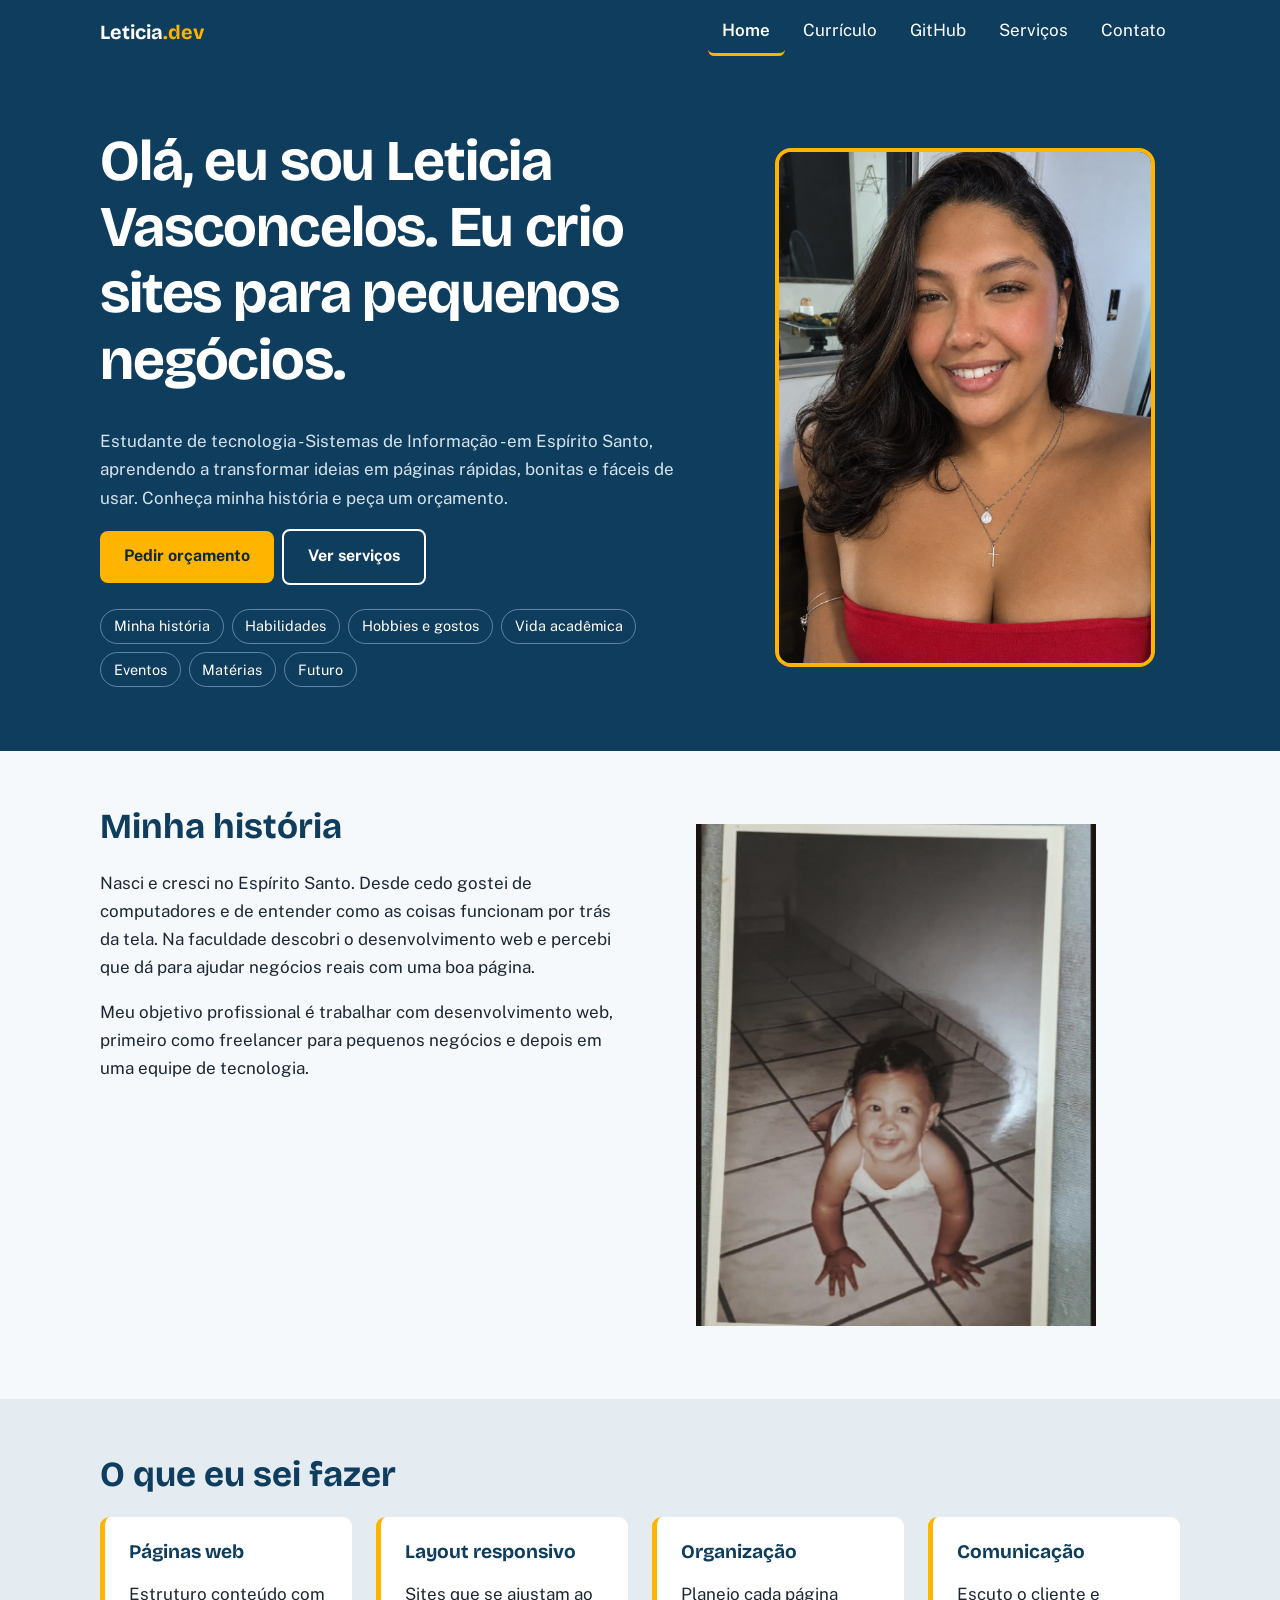
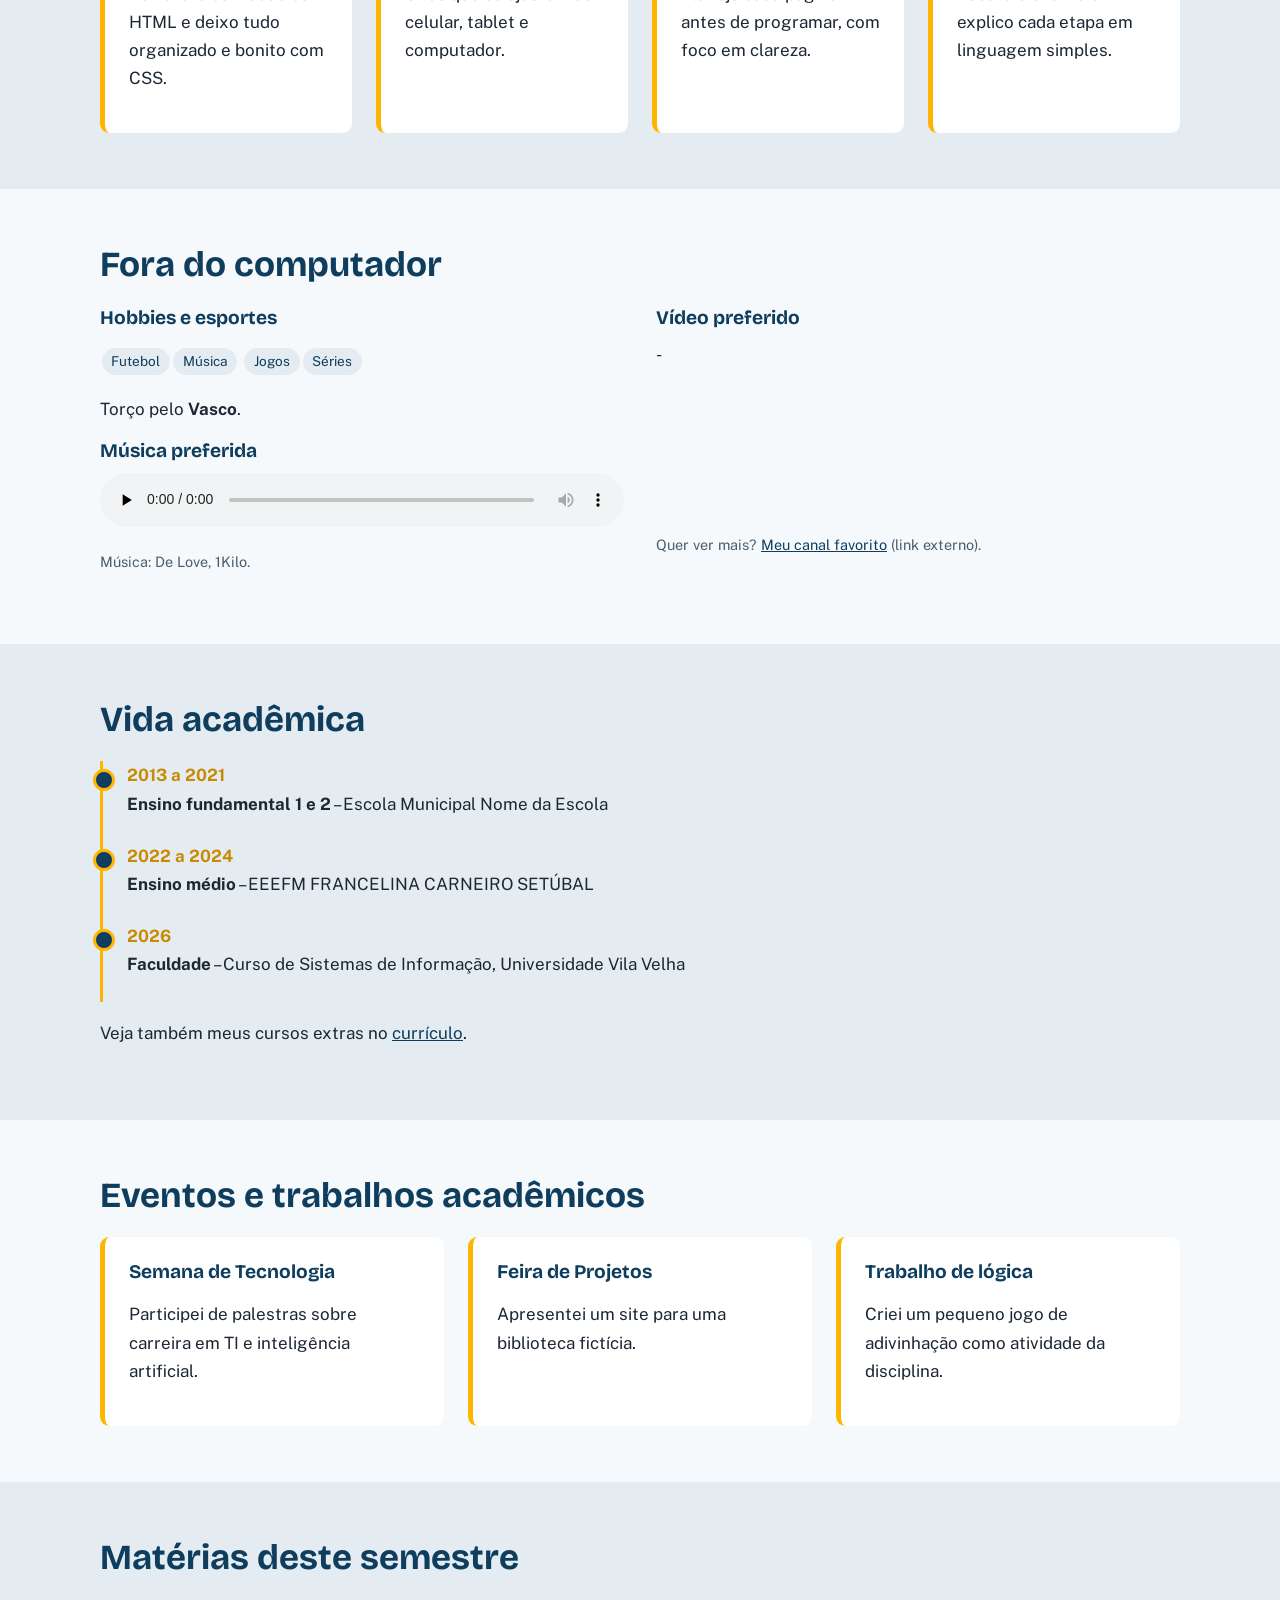
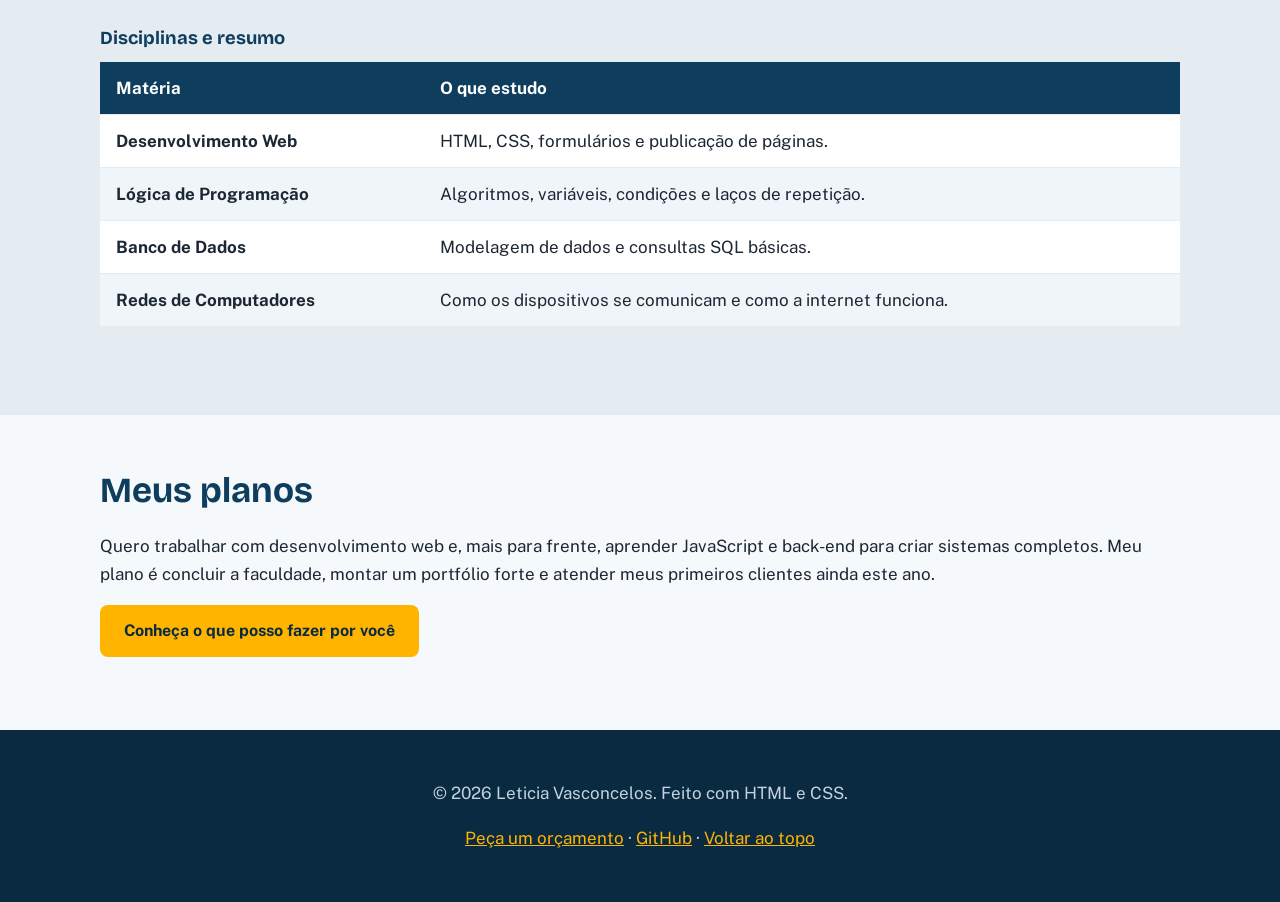
<file: landing-page/site/index.html>
<!DOCTYPE html>
<html lang="pt-BR">
<head>
<meta charset="UTF-8">
<meta name="viewport" content="width=device-width, initial-scale=1">
<meta name="description" content="Portfólio e serviços de criação de sites de Leticia Vasconcelos.">
<title>Home | Leticia Vasconcelos</title>
<link rel="preconnect" href="https://fonts.googleapis.com">
<link rel="preconnect" href="https://fonts.gstatic.com" crossorigin>
<link href="https://fonts.googleapis.com/css2?family=Bricolage+Grotesque:wght@600;700&family=Public+Sans:wght@400;600;700&display=swap" rel="stylesheet">
<link rel="stylesheet" href="css/style.css">
</head>
<body>
<header class="topo">
  <nav class="container" aria-label="Menu principal">
    <a class="marca" href="index.html">Leticia<span>.dev</span></a>
    <input type="checkbox" id="abrir-menu" aria-label="Abrir menu">
    <label for="abrir-menu" class="botao-menu">Menu</label>
    <ul class="menu"><li><a href="index.html" aria-current="page">Home</a></li><li><a href="curriculo.html">Currículo</a></li><li><a href="github.html">GitHub</a></li><li><a href="servicos.html">Serviços</a></li><li><a href="contato.html">Contato</a></li></ul>
  </nav>
</header>
<main>

<div class="hero" id="topo-pagina">
  <div class="container hero-grid">
    <div>
      <h1>Olá, eu sou Leticia Vasconcelos. Eu crio sites para pequenos negócios.</h1>
      <p>Estudante de tecnologia - Sistemas de Informação -  em Espírito Santo, aprendendo a transformar ideias em páginas rápidas, bonitas e fáceis de usar. Conheça minha história e peça um orçamento.</p>
      <p><a class="btn" href="contato.html">Pedir orçamento</a><a class="btn sec" href="servicos.html">Ver serviços</a></p>
      <ul class="indice" aria-label="Seções desta página">
        <li><a href="#historia">Minha história</a></li>
        <li><a href="#habilidades">Habilidades</a></li>
        <li><a href="#pessoal">Hobbies e gostos</a></li>
        <li><a href="#academica">Vida acadêmica</a></li>
        <li><a href="#eventos">Eventos</a></li>
        <li><a href="#materias">Matérias</a></li>
        <li><a href="#futuro">Futuro</a></li>
      </ul>
    </div>
    <img src="img/WhatsApp Image 2026-10-14 at 09.29.29.jpeg" alt="Foto de Seu Nome" width="380" height="456">
  </div>
</div>
<section id="historia">
  <div class="container duas">
    <div>
      <h2>Minha história</h2>
      <p>Nasci e cresci no Espírito Santo. Desde cedo gostei de computadores e de entender como as coisas funcionam por trás da tela. Na faculdade descobri o desenvolvimento web e percebi que dá para ajudar negócios reais com uma boa página.</p>
      <p>Meu objetivo profissional é trabalhar com desenvolvimento web, primeiro como freelancer para pequenos negócios e depois em uma equipe de tecnologia.</p>
    </div>
    <figure>
      <img src="img/mini eu.jpeg" alt="Segunda foto de Seu Nome" width="400" height="480" loading="lazy">
  </figure>
  </div>
</section>

<section id="habilidades" class="faixa">
  <div class="container">
    <h2>O que eu sei fazer</h2>
    <div class="grade">
      <div class="bloco"><h3>Páginas web</h3><p>Estruturo conteúdo com HTML e deixo tudo organizado e bonito com CSS.</p></div>
      <div class="bloco"><h3>Layout responsivo</h3><p>Sites que se ajustam ao celular, tablet e computador.</p></div>
      <div class="bloco"><h3>Organização</h3><p>Planejo cada página antes de programar, com foco em clareza.</p></div>
      <div class="bloco"><h3>Comunicação</h3><p>Escuto o cliente e explico cada etapa em linguagem simples.</p></div>
    </div>
  </div>
</section>

<section id="pessoal">
  <div class="container">
    <h2>Fora do computador</h2>
    <div class="duas">
      <div>
        <h3>Hobbies e esportes</h3>
        <p>
          <span class="etiqueta">Futebol</span><span class="etiqueta">Música</span>
          <span class="etiqueta">Jogos</span><span class="etiqueta">Séries</span>
        </p>
        <p>Torço pelo <strong>Vasco</strong>.</p>
        <h3>Música preferida</h3>
        <audio controls preload="none">
          <source src="audio/gaaboficial-de-love-feat-pele-milflows-1kilo-4ddf3c25.mp3" type="audio/mpeg">
        </audio>
        <p class="legenda">Música: De Love, 1Kilo.</p>
      </div>
      <div>
        <h3>Vídeo preferido</h3>
-       <iframe width="560" height="315" src="https://www.youtube.com/embed/-oYMo8k22Vw?si=RQRxAR8gnejhFq22" title="YouTube video player" frameborder="0" allow="accelerometer; autoplay; clipboard-write; encrypted-media; gyroscope; picture-in-picture; web-share" referrerpolicy="strict-origin-when-cross-origin" allowfullscreen></iframe>
        <p class="legenda">Quer ver mais? <a href="https://www.youtube.com" target="_blank" rel="noopener">Meu canal favorito</a> (link externo).</p>
      </div>
    </div>
  </div>
</section>

<section id="academica" class="faixa">
  <div class="container">
    <h2>Vida acadêmica</h2>
    <ul class="linha">
      <li><time>2013 a 2021</time><br><strong>Ensino fundamental 1 e 2</strong> – Escola Municipal Nome da Escola</li>
      <li><time>2022 a 2024</time><br><strong>Ensino médio</strong> – EEEFM FRANCELINA CARNEIRO SETÚBAL</li>
      <li><time>2026</time><br><strong>Faculdade</strong> – Curso de Sistemas de Informação, Universidade Vila Velha</li>
    </ul>
    <p>Veja também meus cursos extras no <a href="curriculo.html#cursos">currículo</a>.</p>
  </div>
</section>

<section id="eventos">
  <div class="container">
    <h2>Eventos e trabalhos acadêmicos</h2>
    <div class="grade">
      <div class="bloco"><h3>Semana de Tecnologia</h3><p>Participei de palestras sobre carreira em TI e inteligência artificial.</p></div>
      <div class="bloco"><h3>Feira de Projetos</h3><p>Apresentei um site para uma biblioteca fictícia.</p></div>
      <div class="bloco"><h3>Trabalho de lógica</h3><p>Criei um pequeno jogo de adivinhação como atividade da disciplina.</p></div>
    </div>
  </div>
</section>

<section id="materias" class="faixa">
  <div class="container">
    <h2>Matérias deste semestre</h2>
    <div class="tabela-rolagem">
    <table>
      <caption>Disciplinas e resumo</caption>
      <thead><tr><th scope="col">Matéria</th><th scope="col">O que estudo</th></tr></thead>
      <tbody>
        <tr><th scope="row">Desenvolvimento Web</th><td>HTML, CSS, formulários e publicação de páginas.</td></tr>
        <tr><th scope="row">Lógica de Programação</th><td>Algoritmos, variáveis, condições e laços de repetição.</td></tr>
        <tr><th scope="row">Banco de Dados</th><td>Modelagem de dados e consultas SQL básicas.</td></tr>
        <tr><th scope="row">Redes de Computadores</th><td>Como os dispositivos se comunicam e como a internet funciona.</td></tr>
      </tbody>
    </table>
    </div>
  </div>
</section>

<section id="futuro">
  <div class="container">
    <h2>Meus planos</h2>
    <p>Quero trabalhar com desenvolvimento web e, mais para frente, aprender JavaScript e back-end para criar sistemas completos. Meu plano é concluir a faculdade, montar um portfólio forte e atender meus primeiros clientes ainda este ano.</p>
    <p><a class="btn" href="servicos.html">Conheça o que posso fazer por você</a></p>
  </div>
</section>

</main>
<footer class="rodape">
  <div class="container">
    <p>&copy; 2026 Leticia Vasconcelos. Feito com HTML e CSS.</p>
    <p><a href="contato.html">Peça um orçamento</a> · <a href="https://github.com/letsvscls" target="_blank" rel="noopener">GitHub</a> · <a href="#topo-pagina">Voltar ao topo</a></p>
  </div>
</footer>
</body>
</html>
</file>
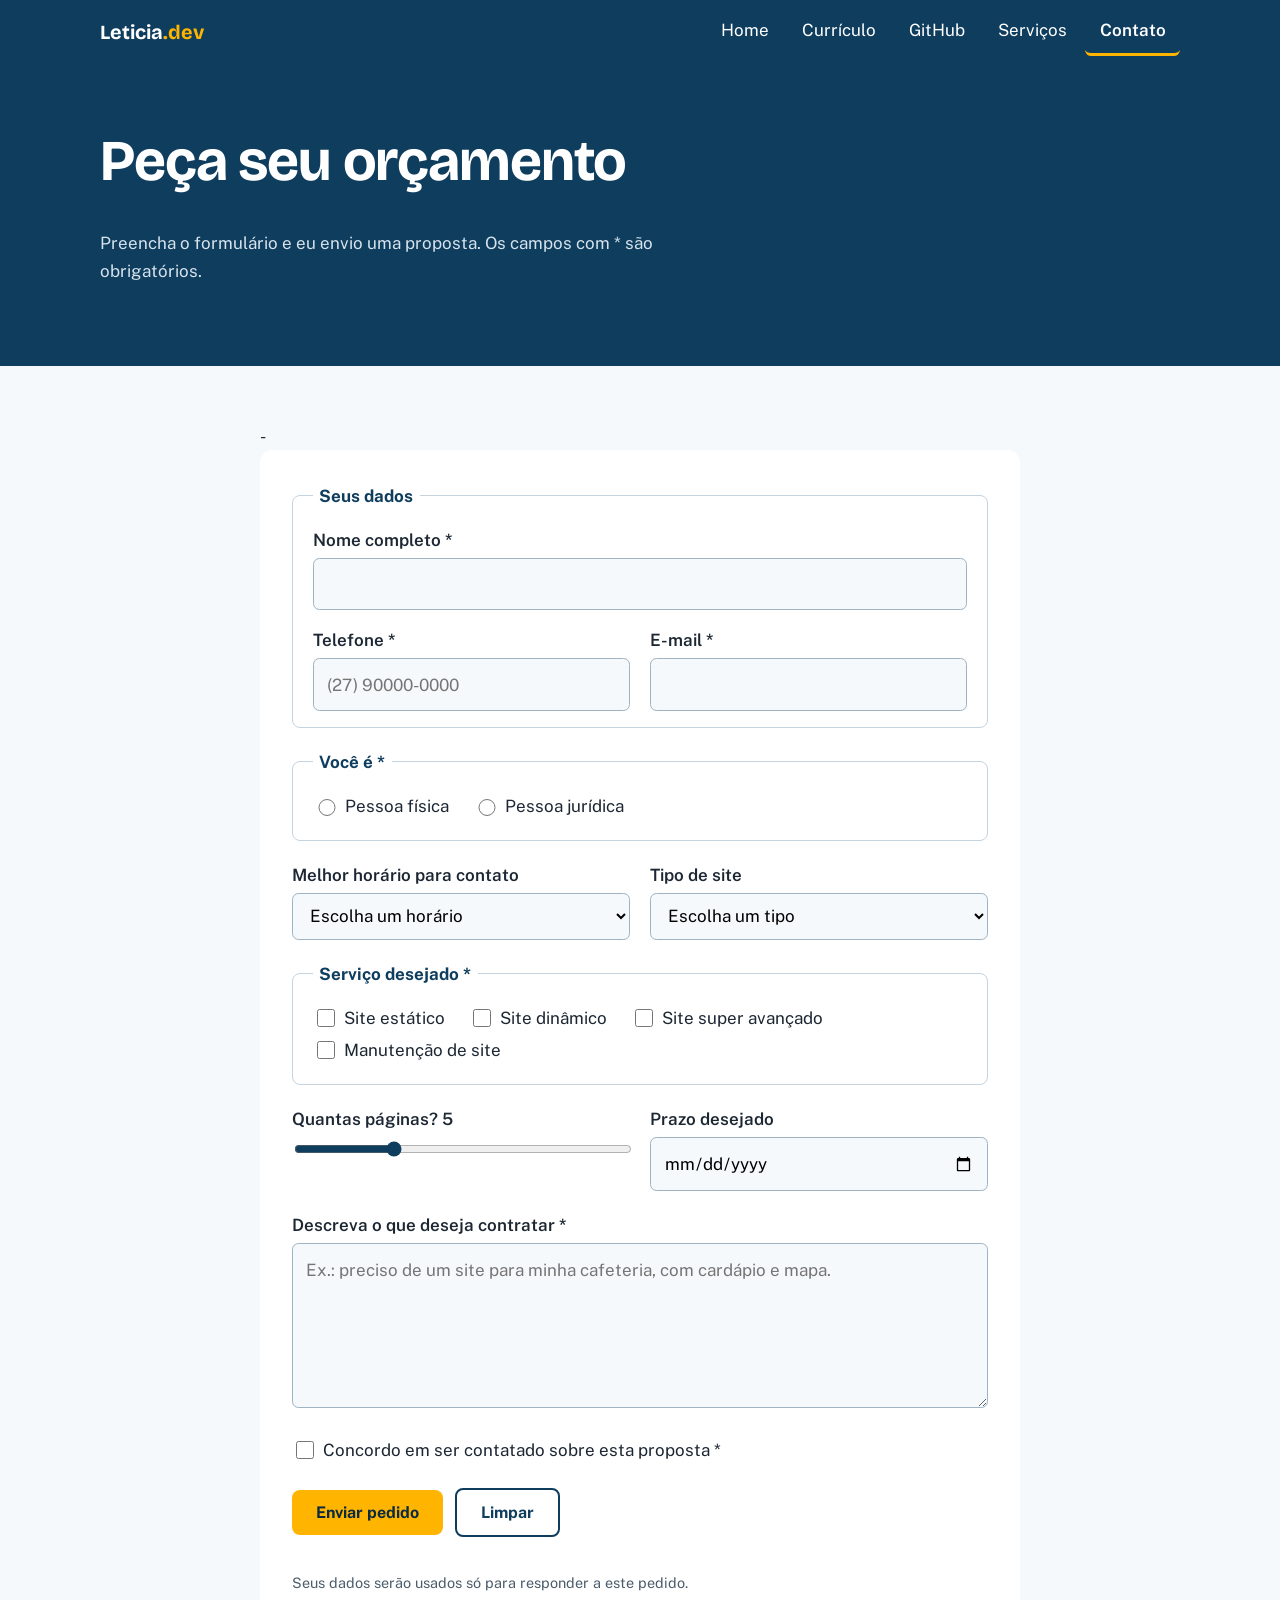
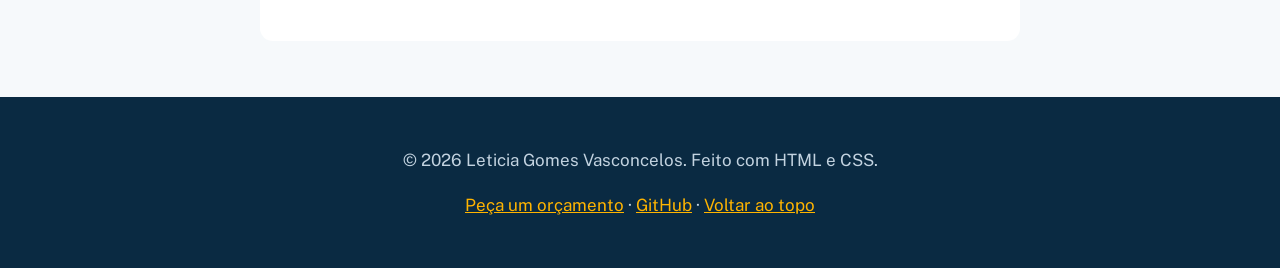
<file: landing-page/site/contato.html>
<!DOCTYPE html>
<html lang="pt-BR">
<head>
<meta charset="UTF-8">
<meta name="viewport" content="width=device-width, initial-scale=1">
<meta name="description" content="Portfólio e serviços de criação de sites de Leticia Vasconcelos.">
<title>Contato | Leticia Vasconcelos</title>
<link rel="preconnect" href="https://fonts.googleapis.com">
<link rel="preconnect" href="https://fonts.gstatic.com" crossorigin>
<link href="https://fonts.googleapis.com/css2?family=Bricolage+Grotesque:wght@600;700&family=Public+Sans:wght@400;600;700&display=swap" rel="stylesheet">
<link rel="stylesheet" href="css/style.css">
</head>
<body>
<header class="topo">
  <nav class="container" aria-label="Menu principal">
    <a class="marca" href="index.html">Leticia<span>.dev</span></a>
    <input type="checkbox" id="abrir-menu" aria-label="Abrir menu">
    <label for="abrir-menu" class="botao-menu">Menu</label>
    <ul class="menu"><li><a href="index.html">Home</a></li><li><a href="curriculo.html">Currículo</a></li><li><a href="github.html">GitHub</a></li><li><a href="servicos.html">Serviços</a></li><li><a href="contato.html" aria-current="page">Contato</a></li></ul>
  </nav>
</header>
<main>

<div class="hero" id="topo-pagina"><div class="container">
  <h1>Peça seu orçamento</h1>
  <p>Preencha o formulário e eu envio uma proposta. Os campos com * são obrigatórios.</p>
</div></div>
<section><div class="container" style="max-width:760px">
-<form action="https://formspree.io/f/SEU_ID" method="post">
  <fieldset>
    <legend>Seus dados</legend>
    <div style="display:grid;gap:1rem">
      <div><label for="nome">Nome completo *</label><input type="text" id="nome" name="nome" required autocomplete="name"></div>
      <div class="linha-form">
        <div><label for="tel">Telefone *</label><input type="tel" id="tel" name="telefone" required autocomplete="tel" placeholder="(27) 90000-0000"></div>
        <div><label for="email">E-mail *</label><input type="email" id="email" name="email" required autocomplete="email"></div>
      </div>
    </div>
  </fieldset>

  <fieldset>
    <legend>Você é *</legend>
    <label class="opcao"><input type="radio" name="tipo_pessoa" value="fisica" required> Pessoa física</label>
    <label class="opcao"><input type="radio" name="tipo_pessoa" value="juridica"> Pessoa jurídica</label>
  </fieldset>

  <div class="linha-form">
    <div>
      <label for="horario">Melhor horário para contato</label>
      <select id="horario" name="horario">
        <option value="">Escolha um horário</option>
        <option>Manhã (8h às 12h)</option>
        <option>Tarde (12h às 18h)</option>
        <option>Noite (18h às 21h)</option>
      </select>
    </div>
    <div>
      <label for="tipo_site">Tipo de site</label>
      <select id="tipo_site" name="tipo_site">
        <option value="">Escolha um tipo</option>
        <option>Restaurante ou cafeteria</option>
        <option>Academia ou esportes</option>
        <option>Livraria ou loja</option>
        <option>Portfólio ou currículo</option>
        <option>Outro</option>
      </select>
    </div>
  </div>

  <fieldset>
    <legend>Serviço desejado *</legend>
    <label class="opcao"><input type="checkbox" name="servico" value="estatico"> Site estático</label>
    <label class="opcao"><input type="checkbox" name="servico" value="dinamico"> Site dinâmico</label>
    <label class="opcao"><input type="checkbox" name="servico" value="avancado"> Site super avançado</label>
    <label class="opcao"><input type="checkbox" name="servico" value="manutencao"> Manutenção de site</label>
  </fieldset>

  <div class="linha-form">
    <div><label for="paginas">Quantas páginas? <output id="saida" for="paginas">5</output></label>
      <input type="range" id="paginas" name="paginas" min="1" max="15" value="5" oninput="saida.value=this.value"></div>
    <div><label for="prazo">Prazo desejado</label><input type="date" id="prazo" name="prazo"></div>
  </div>

  <div>
    <label for="descricao">Descreva o que deseja contratar *</label>
    <textarea id="descricao" name="descricao" rows="5" required placeholder="Ex.: preciso de um site para minha cafeteria, com cardápio e mapa."></textarea>
  </div>

  <label class="opcao"><input type="checkbox" name="aceite" required> Concordo em ser contatado sobre esta proposta *</label>

  <div><button class="btn" type="submit">Enviar pedido</button> <button class="btn sec" style="color:var(--marinho);border-color:var(--marinho)" type="reset">Limpar</button></div>
  <p class="aviso">Seus dados serão usados só para responder a este pedido.</p>
</form>
</div></section>

</main>
<footer class="rodape">
  <div class="container">
    <p>&copy; 2026 Leticia Gomes Vasconcelos. Feito com HTML e CSS.</p>
    <p><a href="contato.html">Peça um orçamento</a> · <a href="https://github.com/letsvscls" target="_blank" rel="noopener">GitHub</a> · <a href="#topo-pagina">Voltar ao topo</a></p>
  </div>
</footer>
</body>
</html>
</file>
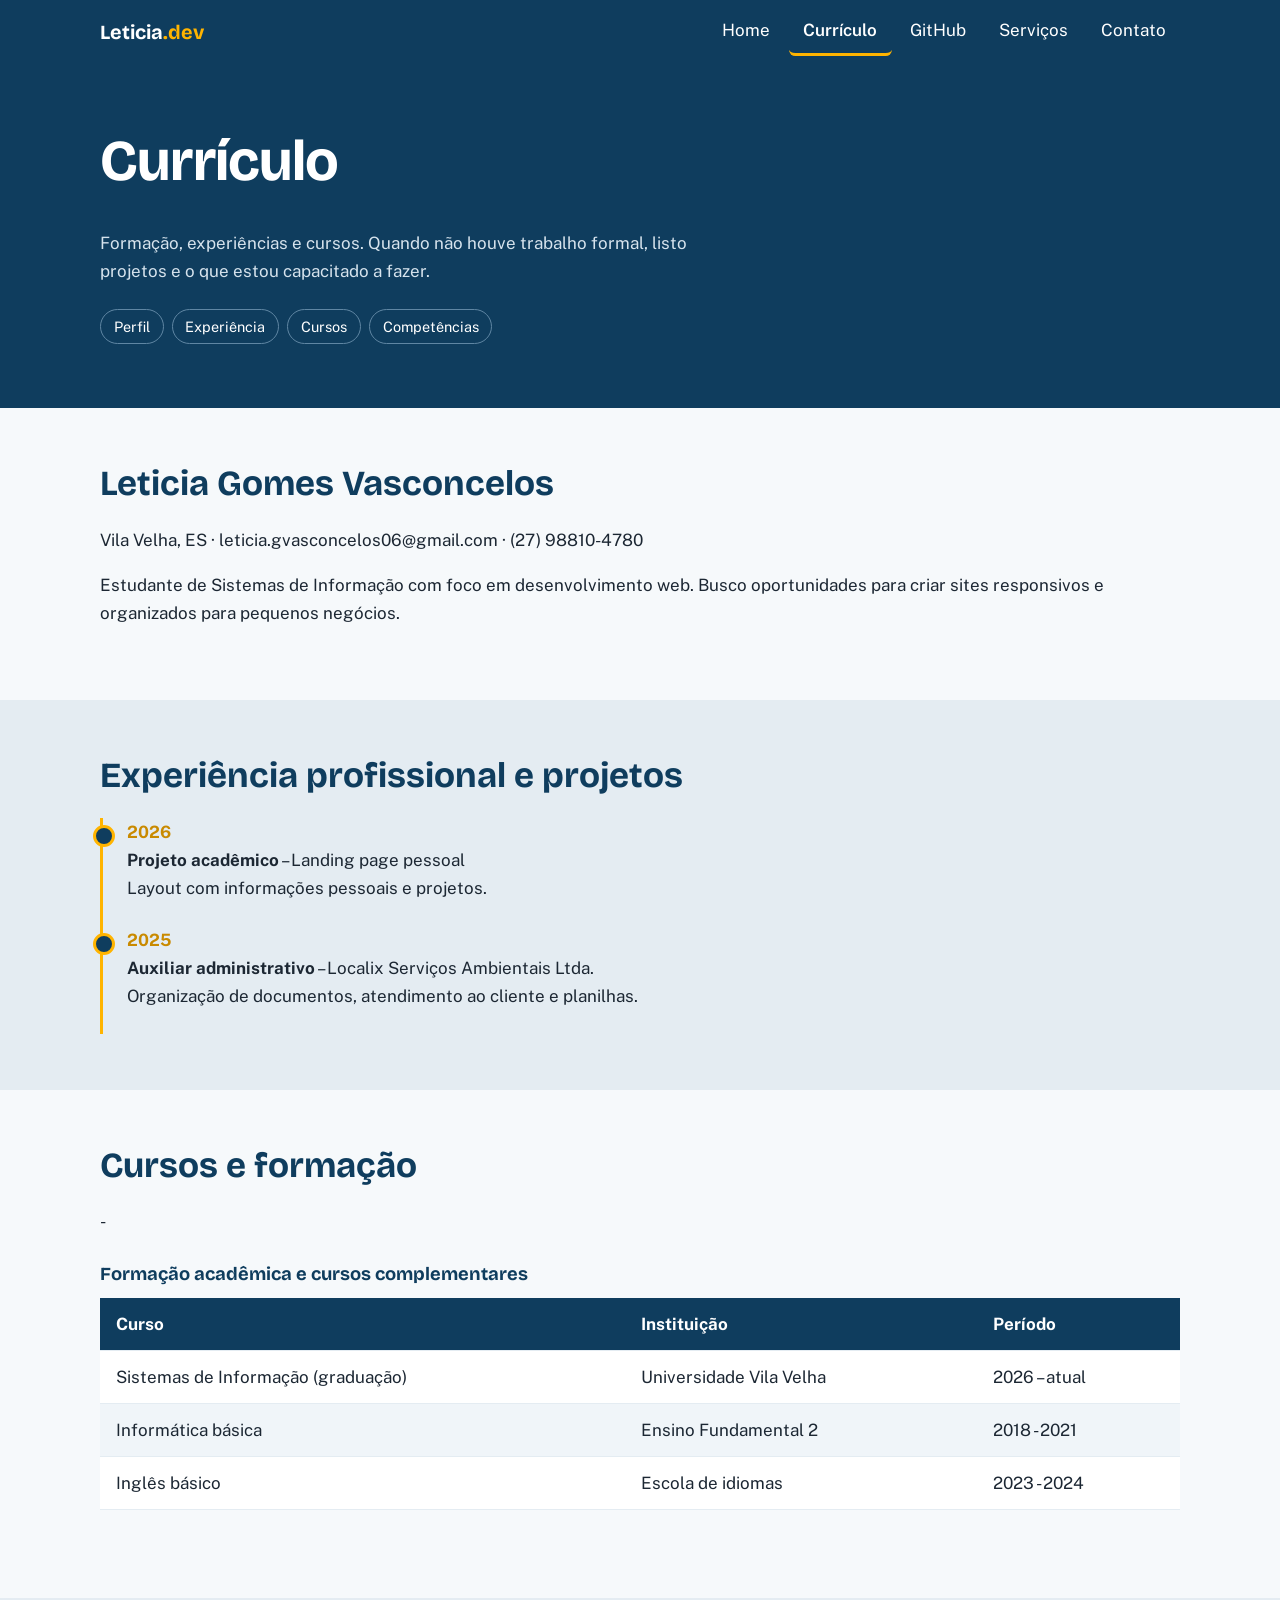
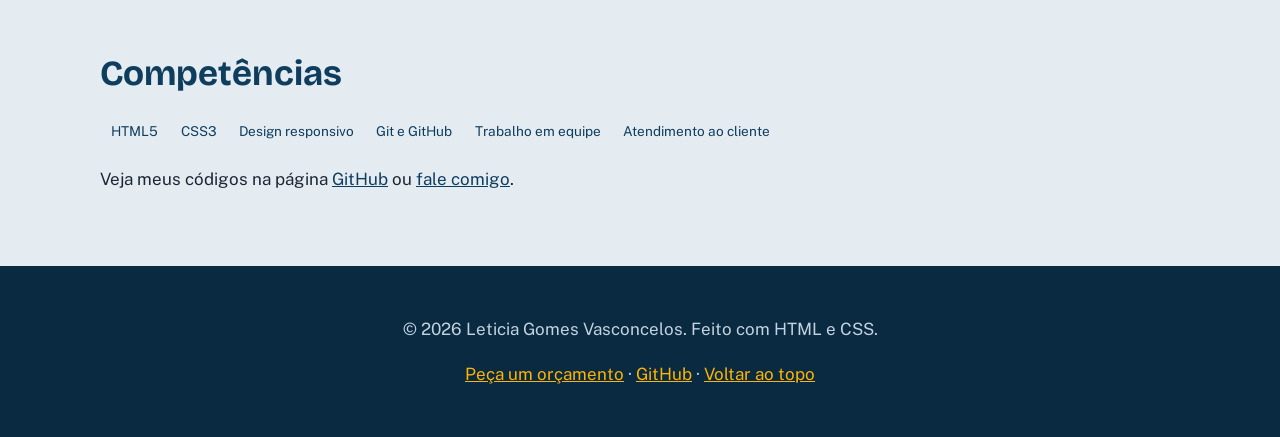
<file: landing-page/site/curriculo.html>
<!DOCTYPE html>
<html lang="pt-BR">
<head>
<meta charset="UTF-8">
<meta name="viewport" content="width=device-width, initial-scale=1">
<meta name="description" content="Portfólio e serviços de criação de sites de Leticia Vasconcelos.">
<title>Currículo | Leticia Vasconcelos</title>
<link rel="preconnect" href="https://fonts.googleapis.com">
<link rel="preconnect" href="https://fonts.gstatic.com" crossorigin>
<link href="https://fonts.googleapis.com/css2?family=Bricolage+Grotesque:wght@600;700&family=Public+Sans:wght@400;600;700&display=swap" rel="stylesheet">
<link rel="stylesheet" href="css/style.css">
</head>
<body>
<header class="topo">
  <nav class="container" aria-label="Menu principal">
    <a class="marca" href="index.html">Leticia<span>.dev</span></a>
    <input type="checkbox" id="abrir-menu" aria-label="Abrir menu">
    <label for="abrir-menu" class="botao-menu">Menu</label>
    <ul class="menu"><li><a href="index.html">Home</a></li><li><a href="curriculo.html" aria-current="page">Currículo</a></li><li><a href="github.html">GitHub</a></li><li><a href="servicos.html">Serviços</a></li><li><a href="contato.html">Contato</a></li></ul>
  </nav>
</header>
<main>

<div class="hero" id="topo-pagina"><div class="container">
  <h1>Currículo</h1>
  <p>Formação, experiências e cursos. Quando não houve trabalho formal, listo projetos e o que estou capacitado a fazer.</p>
  <ul class="indice"><li><a href="#perfil">Perfil</a></li><li><a href="#experiencia">Experiência</a></li><li><a href="#cursos">Cursos</a></li><li><a href="#competencias">Competências</a></li></ul>
</div></div>
<section id="perfil"><div class="container">
  <h2>Leticia Gomes Vasconcelos</h2>
  <p>Vila Velha, ES · leticia.gvasconcelos06@gmail.com · (27) 98810-4780</p>
  <p>Estudante de Sistemas de Informação com foco em desenvolvimento web. Busco oportunidades para criar sites responsivos e organizados para pequenos negócios.</p>
</div></section>

<section id="experiencia" class="faixa"><div class="container">
  <h2>Experiência profissional e projetos</h2>
  <ul class="linha">
    <li><time>2026</time><br><strong>Projeto acadêmico</strong> – Landing page pessoal<br>Layout com informações pessoais e projetos.</li>
    <li><time>2025</time><br><strong>Auxiliar administrativo</strong> – Localix Serviços Ambientais Ltda.<br>Organização de documentos, atendimento ao cliente e planilhas.</li>
  </ul>
</div></section>

<section id="cursos"><div class="container">
  <h2>Cursos e formação</h2>
  <div class="tabela-rolagem">
  <table>
    <caption>Formação acadêmica e cursos complementares</caption>
    <thead><tr><th scope="col">Curso</th><th scope="col">Instituição</th><th scope="col">Período</th></tr></thead>
    <tbody>
      <tr><td>Sistemas de Informação (graduação)</td><td>Universidade Vila Velha</td><td>2026 – atual</td></tr>
-      <tr><td>Informática básica</td><td>Ensino Fundamental 2</td><td>2018 - 2021</td></tr>
      <tr><td>Inglês básico</td><td>Escola de idiomas</td><td>2023 - 2024</td></tr>
    </tbody>
  </table>
  </div>
</div></section>

<section id="competencias" class="faixa"><div class="container">
  <h2>Competências</h2>
  <p><span class="etiqueta">HTML5</span><span class="etiqueta">CSS3</span><span class="etiqueta">Design responsivo</span><span class="etiqueta">Git e GitHub</span><span class="etiqueta">Trabalho em equipe</span><span class="etiqueta">Atendimento ao cliente</span></p>
  <p>Veja meus códigos na página <a href="github.html">GitHub</a> ou <a href="contato.html">fale comigo</a>.</p>
</div></section>

</main>
<footer class="rodape">
  <div class="container">
    <p>&copy; 2026 Leticia Gomes Vasconcelos. Feito com HTML e CSS.</p>
    <p><a href="contato.html">Peça um orçamento</a> · <a href="https://github.com/letsvscls" target="_blank" rel="noopener">GitHub</a> · <a href="#topo-pagina">Voltar ao topo</a></p>
  </div>
</footer>
</body>
</html>
</file>
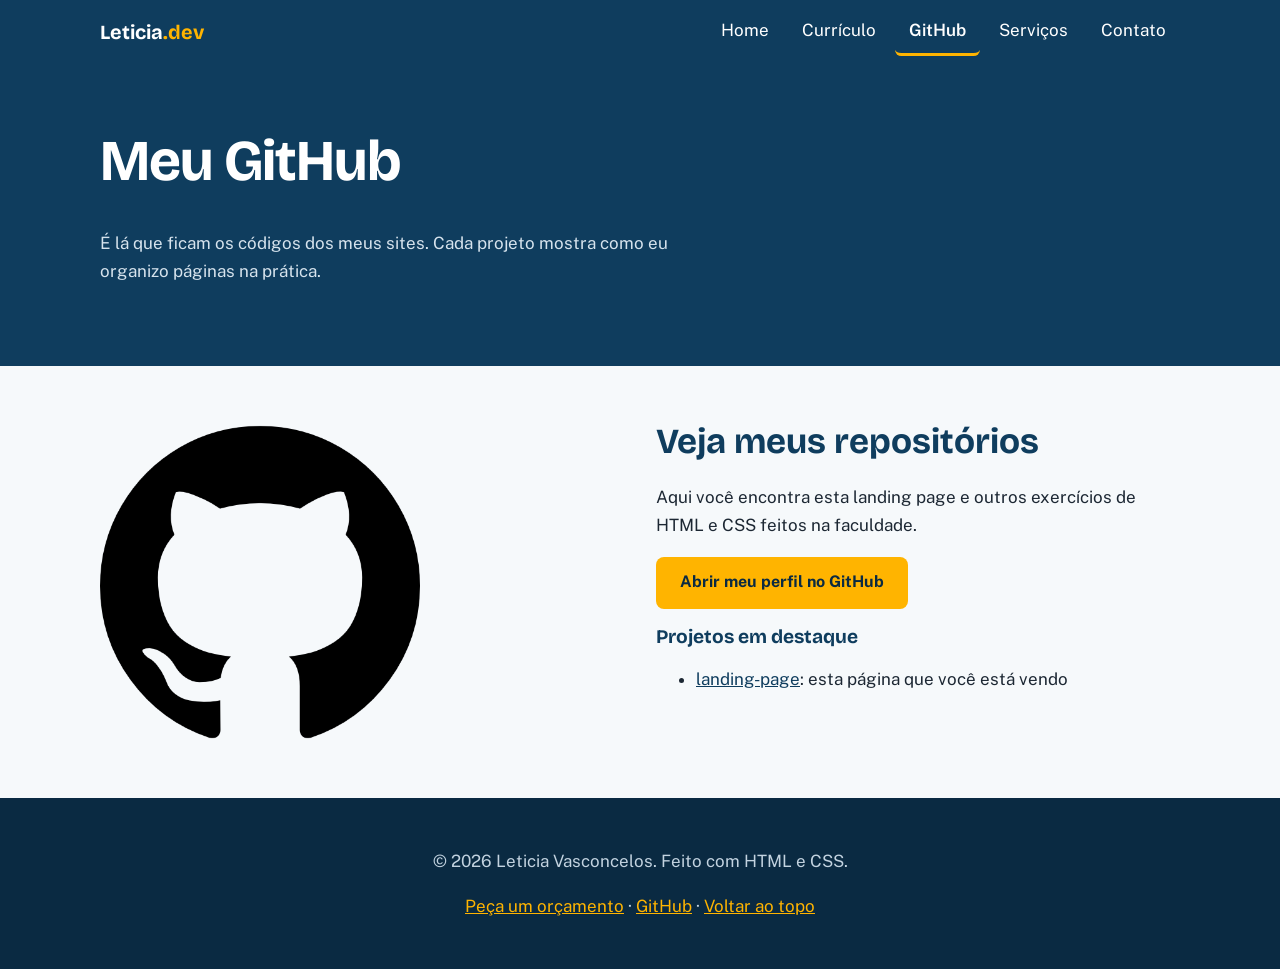
<file: landing-page/site/github.html>
<!DOCTYPE html>
<html lang="pt-BR">
<head>
<meta charset="UTF-8">
<meta name="viewport" content="width=device-width, initial-scale=1">
<meta name="description" content="Portfólio e serviços de criação de sites de Leticia Vasconcelos.">
<title>GitHub | Leticia Vasconcelos</title>
<link rel="preconnect" href="https://fonts.googleapis.com">
<link rel="preconnect" href="https://fonts.gstatic.com" crossorigin>
<link href="https://fonts.googleapis.com/css2?family=Bricolage+Grotesque:wght@600;700&family=Public+Sans:wght@400;600;700&display=swap" rel="stylesheet">
<link rel="stylesheet" href="css/style.css">
</head>
<body>
<header class="topo">
  <nav class="container" aria-label="Menu principal">
    <a class="marca" href="index.html">Leticia<span>.dev</span></a>
    <input type="checkbox" id="abrir-menu" aria-label="Abrir menu">
    <label for="abrir-menu" class="botao-menu">Menu</label>
    <ul class="menu"><li><a href="index.html">Home</a></li><li><a href="curriculo.html">Currículo</a></li><li><a href="github.html" aria-current="page">GitHub</a></li><li><a href="servicos.html">Serviços</a></li><li><a href="contato.html">Contato</a></li></ul>
  </nav>
</header>
<main>

<div class="hero" id="topo-pagina"><div class="container">
  <h1>Meu GitHub</h1>
  <p>É lá que ficam os códigos dos meus sites. Cada projeto mostra como eu organizo páginas na prática.</p>
</div></div>
<section><div class="container duas">
  <div>
    <a href="https://github.com/letsvscls" target="_blank" rel="noopener">
      <img src="img/LOGO.png" alt="Logotipo do GitHub" width="320" height="320">
    </a>
  </div>
  <div>
    <h2>Veja meus repositórios</h2>
    <p>Aqui você encontra esta landing page e outros exercícios de HTML e CSS feitos na faculdade.</p>
    <p><a class="btn" href="https://github.com/letsvscls" target="_blank" rel="noopener">Abrir meu perfil no GitHub</a></p>
    <h3>Projetos em destaque</h3>
    <ul>
      <li><a href="https://github.com/letsvscls/landing-page" target="_blank" rel="noopener">landing-page</a>: esta página que você está vendo</li>
    </ul>
  </div>
</div></section>

</main>
<footer class="rodape">
  <div class="container">
    <p>&copy; 2026 Leticia Vasconcelos. Feito com HTML e CSS.</p>
    <p><a href="contato.html">Peça um orçamento</a> · <a href="https://github.com/letsvscls" target="_blank" rel="noopener">GitHub</a> · <a href="#topo-pagina">Voltar ao topo</a></p>
  </div>
</footer>
</body>
</html>
</file>
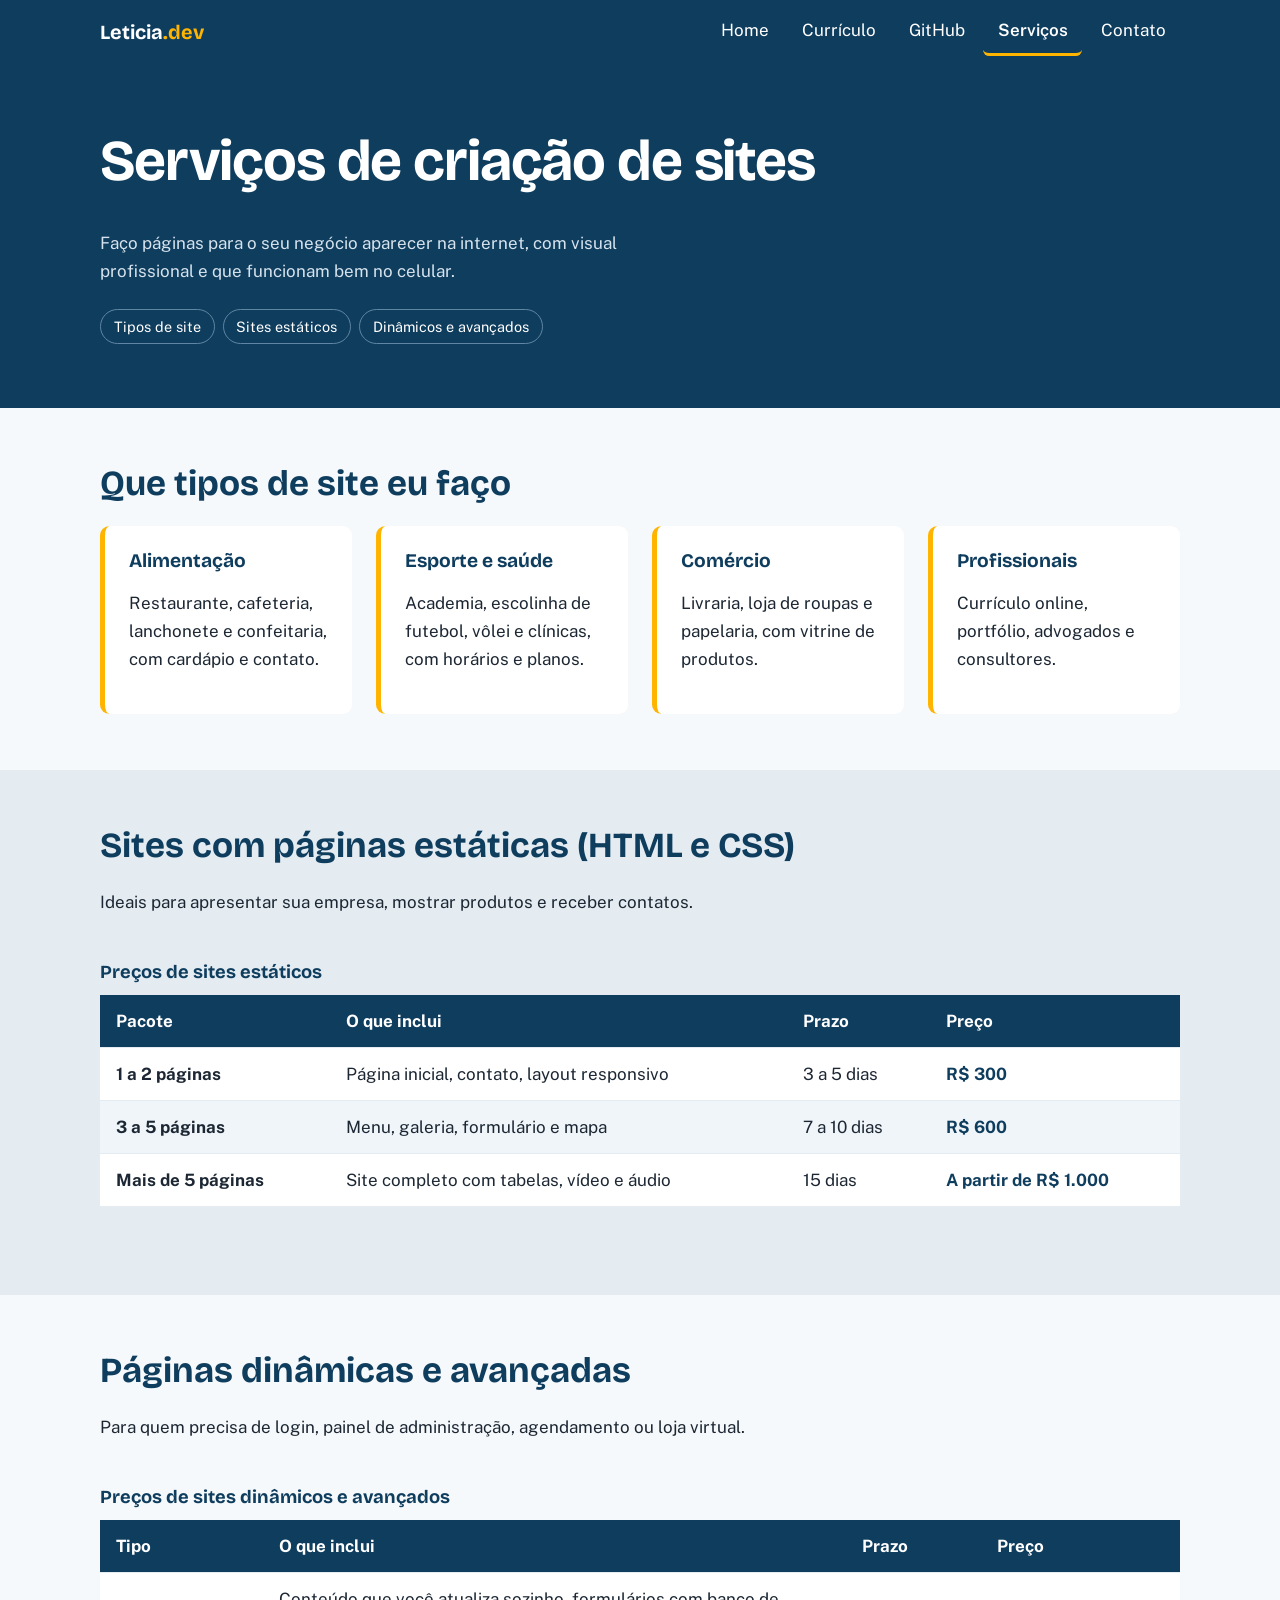
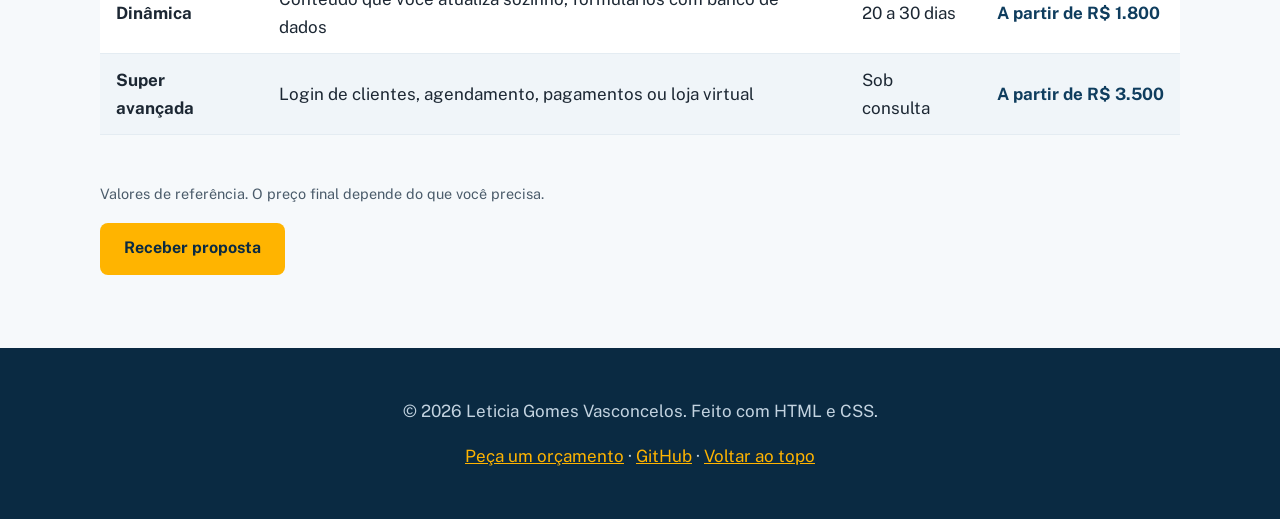
<file: landing-page/site/servicos.html>
<!DOCTYPE html>
<html lang="pt-BR">
<head>
<meta charset="UTF-8">
<meta name="viewport" content="width=device-width, initial-scale=1">
<meta name="description" content="Portfólio e serviços de criação de sites de Leticia Vasconcelos.">
<title>Serviços | Leticia Vasconcelos</title>
<link rel="preconnect" href="https://fonts.googleapis.com">
<link rel="preconnect" href="https://fonts.gstatic.com" crossorigin>
<link href="https://fonts.googleapis.com/css2?family=Bricolage+Grotesque:wght@600;700&family=Public+Sans:wght@400;600;700&display=swap" rel="stylesheet">
<link rel="stylesheet" href="css/style.css">
</head>
<body>
<header class="topo">
  <nav class="container" aria-label="Menu principal">
    <a class="marca" href="index.html">Leticia<span>.dev</span></a>
    <input type="checkbox" id="abrir-menu" aria-label="Abrir menu">
    <label for="abrir-menu" class="botao-menu">Menu</label>
    <ul class="menu"><li><a href="index.html">Home</a></li><li><a href="curriculo.html">Currículo</a></li><li><a href="github.html">GitHub</a></li><li><a href="servicos.html" aria-current="page">Serviços</a></li><li><a href="contato.html">Contato</a></li></ul>
  </nav>
</header>
<main>

<div class="hero" id="topo-pagina"><div class="container">
  <h1>Serviços de criação de sites</h1>
  <p>Faço páginas para o seu negócio aparecer na internet, com visual profissional e que funcionam bem no celular.</p>
  <ul class="indice"><li><a href="#tipos">Tipos de site</a></li><li><a href="#estaticos">Sites estáticos</a></li><li><a href="#dinamicos">Dinâmicos e avançados</a></li></ul>
</div></div>
<section id="tipos"><div class="container">
  <h2>Que tipos de site eu faço</h2>
  <div class="grade">
    <div class="bloco"><h3>Alimentação</h3><p>Restaurante, cafeteria, lanchonete e confeitaria, com cardápio e contato.</p></div>
    <div class="bloco"><h3>Esporte e saúde</h3><p>Academia, escolinha de futebol, vôlei e clínicas, com horários e planos.</p></div>
    <div class="bloco"><h3>Comércio</h3><p>Livraria, loja de roupas e papelaria, com vitrine de produtos.</p></div>
    <div class="bloco"><h3>Profissionais</h3><p>Currículo online, portfólio, advogados e consultores.</p></div>
  </div>
</div></section>

<section id="estaticos" class="faixa"><div class="container">
  <h2>Sites com páginas estáticas (HTML e CSS)</h2>
  <p>Ideais para apresentar sua empresa, mostrar produtos e receber contatos.</p>
  <div class="tabela-rolagem">
  <table>
    <caption>Preços de sites estáticos</caption>
    <thead><tr><th scope="col">Pacote</th><th scope="col">O que inclui</th><th scope="col">Prazo</th><th scope="col">Preço</th></tr></thead>
    <tbody>
      <tr><th scope="row">1 a 2 páginas</th><td>Página inicial, contato, layout responsivo</td><td>3 a 5 dias</td><td class="preco">R$ 300</td></tr>
      <tr><th scope="row">3 a 5 páginas</th><td>Menu, galeria, formulário e mapa</td><td>7 a 10 dias</td><td class="preco">R$ 600</td></tr>
      <tr><th scope="row">Mais de 5 páginas</th><td>Site completo com tabelas, vídeo e áudio</td><td>15 dias</td><td class="preco">A partir de R$ 1.000</td></tr>
    </tbody>
  </table>
  </div>
</div></section>

<section id="dinamicos"><div class="container">
  <h2>Páginas dinâmicas e avançadas</h2>
  <p>Para quem precisa de login, painel de administração, agendamento ou loja virtual.</p>
  <div class="tabela-rolagem">
  <table>
    <caption>Preços de sites dinâmicos e avançados</caption>
    <thead><tr><th scope="col">Tipo</th><th scope="col">O que inclui</th><th scope="col">Prazo</th><th scope="col">Preço</th></tr></thead>
    <tbody>
      <tr><th scope="row">Dinâmica</th><td>Conteúdo que você atualiza sozinho, formulários com banco de dados</td><td>20 a 30 dias</td><td class="preco">A partir de R$ 1.800</td></tr>
      <tr><th scope="row">Super avançada</th><td>Login de clientes, agendamento, pagamentos ou loja virtual</td><td>Sob consulta</td><td class="preco">A partir de R$ 3.500</td></tr>
    </tbody>
  </table>
  </div>
  <p class="legenda">Valores de referência. O preço final depende do que você precisa.</p>
  <p><a class="btn" href="contato.html">Receber proposta</a></p>
</div></section>

</main>
<footer class="rodape">
  <div class="container">
    <p>&copy; 2026 Leticia Gomes Vasconcelos. Feito com HTML e CSS.</p>
    <p><a href="contato.html">Peça um orçamento</a> · <a href="https://github.com/letsvscls" target="_blank" rel="noopener">GitHub</a> · <a href="#topo-pagina">Voltar ao topo</a></p>
  </div>
</footer>
</body>
</html>
</file>
<file: landing-page/site/css/style.css>
:root{
  --marinho:#0F3D5E; --marinho-escuro:#0A2A42; --ambar:#FFB400; --ambar-escuro:#C98A00;
  --fundo:#F6F9FB; --suave:#E4ECF2; --texto:#1C2733; --branco:#fff;
  --fonte-titulo:"Bricolage Grotesque","Trebuchet MS",Arial,sans-serif;
  --fonte-texto:"Public Sans","Segoe UI",Arial,sans-serif;
}
*{box-sizing:border-box}
html{scroll-behavior:smooth;scroll-padding-top:5rem}
body{margin:0;font-family:var(--fonte-texto);color:var(--texto);background:var(--fundo);line-height:1.65;font-size:1.0625rem}
img,video,iframe{max-width:100%;height:auto;display:block}
a{color:var(--marinho)}
a:focus-visible,button:focus-visible,input:focus-visible,select:focus-visible,textarea:focus-visible,summary:focus-visible{outline:3px solid var(--ambar);outline-offset:2px}
h1,h2,h3{font-family:var(--fonte-titulo);line-height:1.15;color:var(--marinho);margin:0 0 .6em}
h1{font-size:clamp(2.2rem,5vw,3.6rem);letter-spacing:-.02em}
h2{font-size:clamp(1.6rem,3vw,2.2rem)}
h3{font-size:1.2rem}
.container{width:min(1080px,92%);margin-inline:auto}
section{padding:3.5rem 0}
.faixa{background:var(--suave)}

.topo{position:sticky;top:0;z-index:10;background:var(--marinho);color:var(--branco)}
.topo .container{display:flex;align-items:center;justify-content:space-between;min-height:4rem}
.marca{font-family:var(--fonte-titulo);font-weight:700;font-size:1.25rem;color:var(--branco);text-decoration:none}
.marca span{color:var(--ambar)}
.menu{display:flex;gap:.25rem;list-style:none;margin:0;padding:0}
.menu a{display:block;padding:.5rem .9rem;color:var(--branco);text-decoration:none;border-radius:.4rem;border-bottom:3px solid transparent}
.menu a:hover{background:var(--marinho-escuro)}
.menu a[aria-current="page"]{border-bottom-color:var(--ambar);font-weight:600}
#abrir-menu,.botao-menu{display:none}

.hero{background:var(--marinho);color:var(--branco);padding:4rem 0}
.hero h1{color:var(--branco)}
.hero p{max-width:60ch;color:#D6E3ED}
.hero-grid{display:grid;grid-template-columns:1.4fr 1fr;gap:3rem;align-items:center}
.hero img{border-radius:1rem;border:4px solid var(--ambar);width:100%;max-width:380px;margin-inline:auto}
.btn{display:inline-block;background:var(--ambar);color:var(--marinho-escuro);font-weight:700;padding:.8rem 1.5rem;border-radius:.5rem;text-decoration:none;border:0;cursor:pointer;font-size:1rem;font-family:inherit}
.btn:hover{background:var(--ambar-escuro);color:var(--branco)}
.btn.sec{background:transparent;color:var(--branco);border:2px solid var(--branco);margin-left:.5rem}
.btn.sec:hover{background:var(--branco);color:var(--marinho)}
.indice{display:flex;flex-wrap:wrap;gap:.5rem;margin:1.5rem 0 0;padding:0;list-style:none}
.indice a{display:inline-block;padding:.3rem .8rem;border:1px solid #5F86A3;border-radius:2rem;color:var(--branco);text-decoration:none;font-size:.9rem}
.indice a:hover{background:var(--branco);color:var(--marinho)}

.grade{display:grid;grid-template-columns:repeat(auto-fit,minmax(240px,1fr));gap:1.5rem}
.bloco{background:var(--branco);padding:1.5rem;border-radius:.6rem;border-left:5px solid var(--ambar)}
.bloco ul{padding-left:1.2rem;margin:.5rem 0 0}
.duas{display:grid;grid-template-columns:1fr 1fr;gap:2rem;align-items:start}
.legenda{font-size:.9rem;color:#4B5C6B}
.etiqueta{display:inline-block;background:var(--suave);color:var(--marinho);padding:.15rem .6rem;border-radius:2rem;font-size:.85rem;margin:.15rem .1rem}
.video{aspect-ratio:16/9;width:100%;border:0;border-radius:.6rem}
audio{width:100%}

.tabela-rolagem{overflow-x:auto}
table{border-collapse:collapse;width:100%;background:var(--branco);margin:1rem 0 2rem}
caption{text-align:left;font-family:var(--fonte-titulo);font-weight:700;font-size:1.15rem;padding:.5rem 0;color:var(--marinho)}
th,td{padding:.75rem 1rem;text-align:left;border-bottom:1px solid var(--suave)}
thead th{background:var(--marinho);color:var(--branco)}
tbody tr:nth-child(even){background:#F0F5F9}
td.preco{font-weight:700;white-space:nowrap;color:var(--marinho)}

.linha{list-style:none;padding:0;margin:0;border-left:3px solid var(--ambar)}
.linha li{padding:0 0 1.5rem 1.5rem;position:relative}
.linha li::before{content:"";position:absolute;left:-.6rem;top:.45rem;width:1rem;height:1rem;background:var(--marinho);border:3px solid var(--ambar);border-radius:50%}
.linha time{font-weight:700;color:var(--ambar-escuro)}

form{background:var(--branco);padding:2rem;border-radius:.8rem;display:grid;gap:1.25rem}
fieldset{border:1px solid #C5D3DE;border-radius:.5rem;padding:1rem 1.25rem;margin:0}
legend{font-weight:700;color:var(--marinho);padding:0 .4rem}
label{display:block;font-weight:600;margin-bottom:.25rem}
.opcao{display:inline-flex;align-items:center;gap:.4rem;font-weight:400;margin-right:1.25rem}
input[type=text],input[type=tel],input[type=email],select,textarea,input[type=date]{width:100%;padding:.7rem .8rem;border:1px solid #9FB3C3;border-radius:.4rem;font:inherit;background:var(--fundo)}
input[type=range]{width:100%;accent-color:var(--marinho)}
input[type=checkbox],input[type=radio]{accent-color:var(--marinho);width:1.1rem;height:1.1rem}
.linha-form{display:grid;grid-template-columns:1fr 1fr;gap:1.25rem}
.aviso{font-size:.9rem;color:#4B5C6B}

.rodape{background:var(--marinho-escuro);color:#C3D3E0;padding:2rem 0;text-align:center}
.rodape a{color:var(--ambar)}

@media (max-width:820px){
  .hero-grid,.duas,.linha-form{grid-template-columns:1fr}
  .botao-menu{display:block;cursor:pointer;padding:.5rem .8rem;border:2px solid var(--branco);border-radius:.4rem}
  .menu{display:none;position:absolute;top:4rem;left:0;right:0;background:var(--marinho);flex-direction:column;padding:.5rem 4%}
  #abrir-menu:checked ~ .menu{display:flex}
  #abrir-menu:focus-visible ~ .botao-menu{outline:3px solid var(--ambar)}
  .btn.sec{margin-left:0;margin-top:.5rem}
}
@media (prefers-reduced-motion:reduce){html{scroll-behavior:auto}}
</file>
